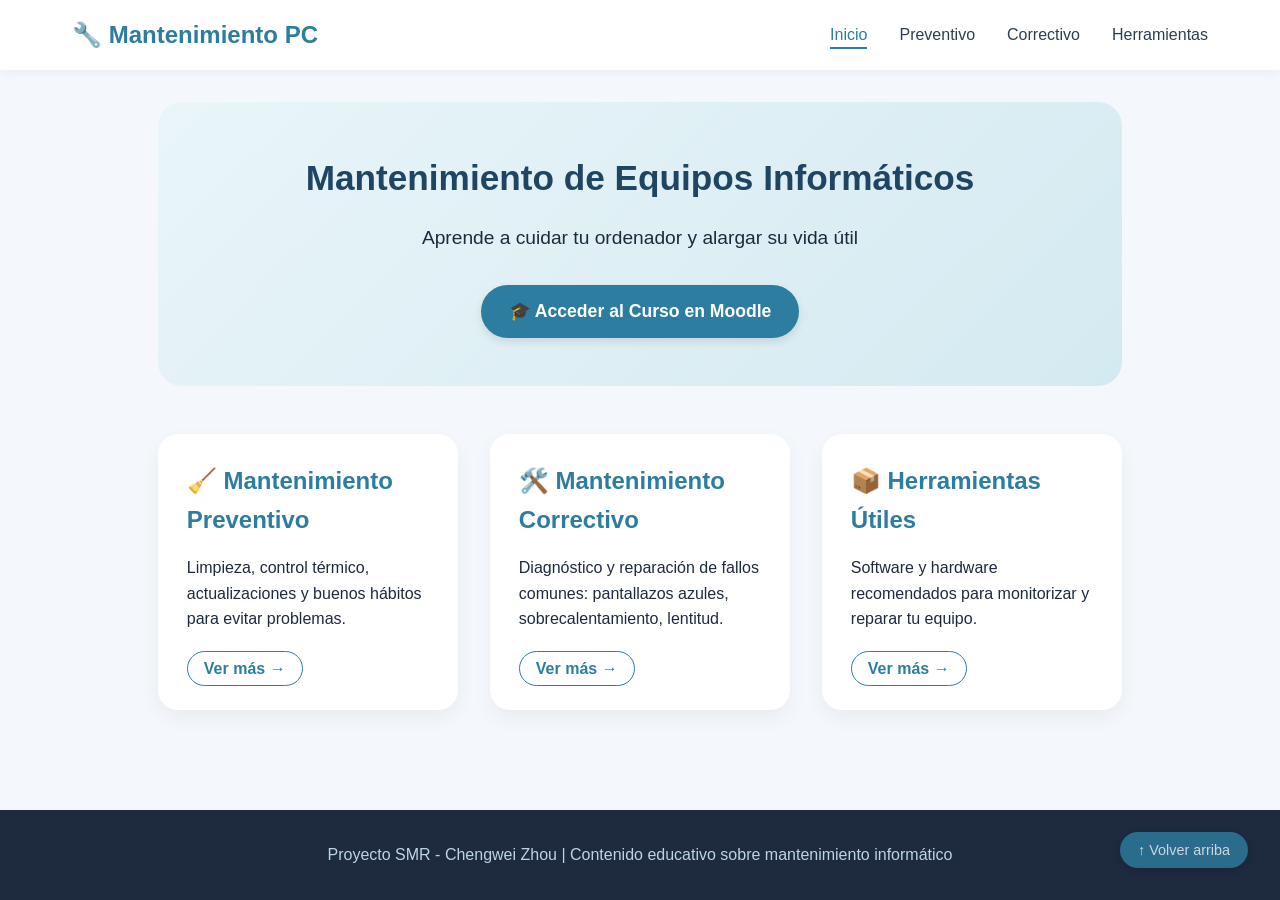
<file: index.html>
<!DOCTYPE html>
<html lang="es">
<head>
    <meta charset="UTF-8">
    <meta name="viewport" content="width=device-width, initial-scale=1.0, viewport-fit=cover">
    <title>Mantenimiento de PC | Inicio</title>
    <link rel="stylesheet" href="css/style.css">
</head>
<body>
    <header>
        <nav>
            <div class="logo">🔧 Mantenimiento PC</div>
            <ul class="nav-links">
                <li><a href="index.html" class="active">Inicio</a></li>
                <li><a href="preventivo.html">Preventivo</a></li>
                <li><a href="correctivo.html">Correctivo</a></li>
                <li><a href="herramientas.html">Herramientas</a></li>
            </ul>
            <div class="burger">☰</div>
        </nav>
    </header>

    <main>
        <section class="hero">
            <h1>Mantenimiento de Equipos Informáticos</h1>
            <p>Aprende a cuidar tu ordenador y alargar su vida útil</p>
            <a href="http://localhost/moodle-chengwei/mod/quiz/attempt.php?attempt=2&cmid=2" class="btn-moodle" target="_blank">🎓 Acceder al Curso en Moodle</a>
        </section>

        <section class="cards">
            <div class="card">
                <h2>🧹 Mantenimiento Preventivo</h2>
                <p>Limpieza, control térmico, actualizaciones y buenos hábitos para evitar problemas.</p>
                <a href="preventivo.html" class="btn-card">Ver más →</a>
            </div>
            <div class="card">
                <h2>🛠️ Mantenimiento Correctivo</h2>
                <p>Diagnóstico y reparación de fallos comunes: pantallazos azules, sobrecalentamiento, lentitud.</p>
                <a href="correctivo.html" class="btn-card">Ver más →</a>
            </div>
            <div class="card">
                <h2>📦 Herramientas Útiles</h2>
                <p>Software y hardware recomendados para monitorizar y reparar tu equipo.</p>
                <a href="herramientas.html" class="btn-card">Ver más →</a>
            </div>
        </section>
    </main>

    <footer>
        <p>Proyecto SMR - Chengwei Zhou | Contenido educativo sobre mantenimiento informático</p>
        <button id="btnTop" class="btn-top">↑ Volver arriba</button>
    </footer>

    <script src="js/main.js"></script>
</body>
</html>
</file>
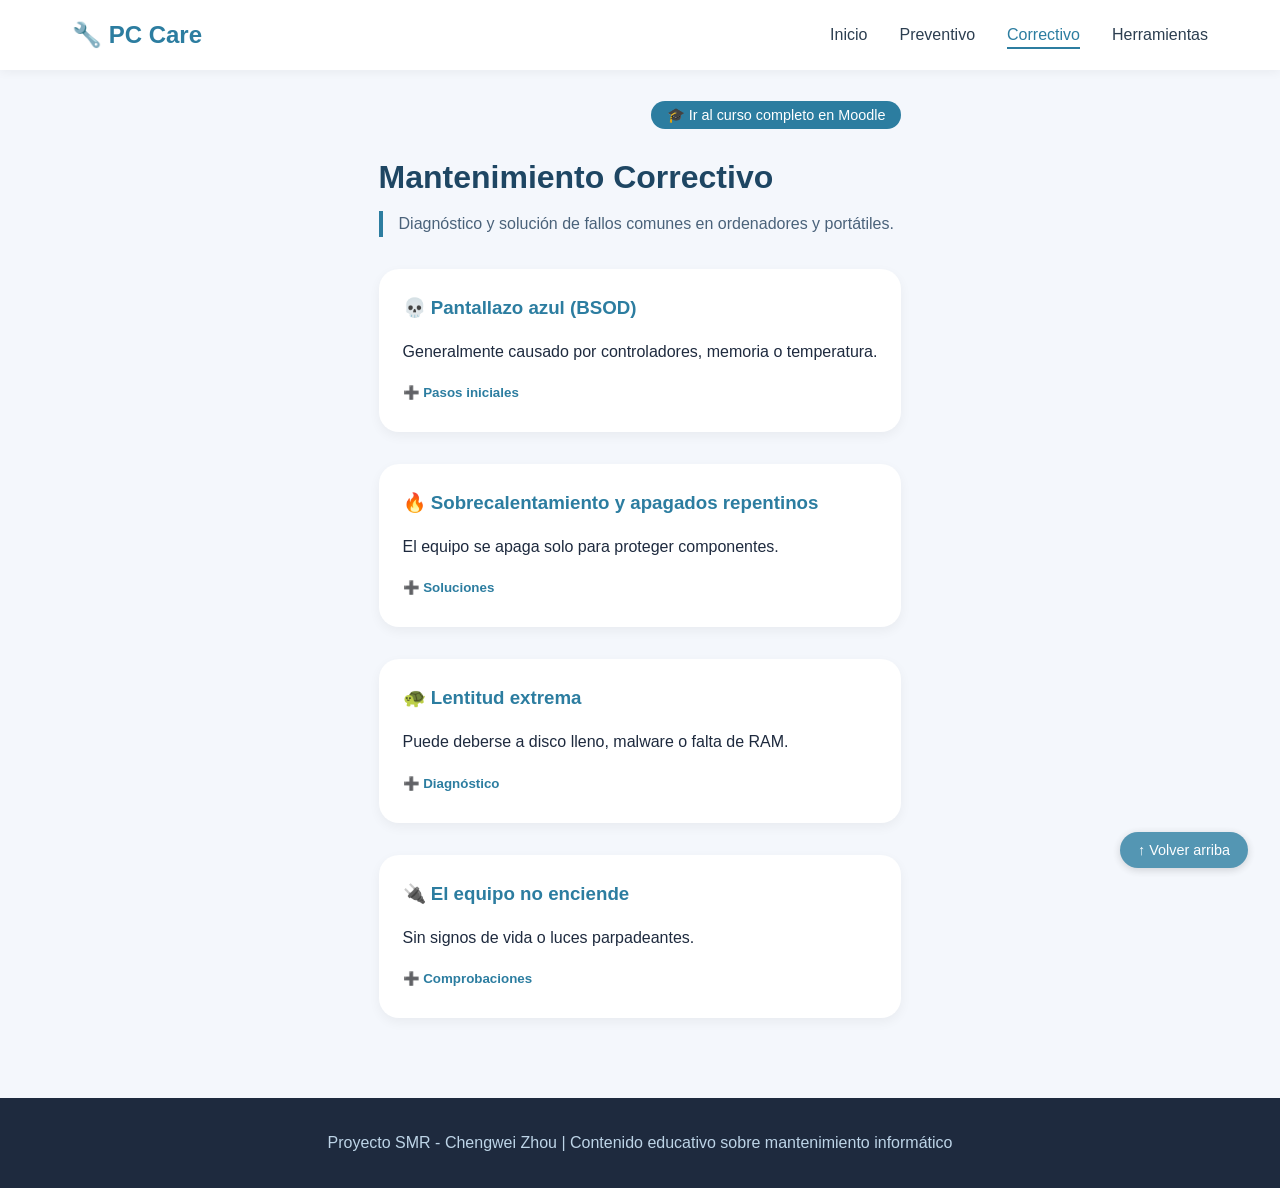
<file: correctivo.html>
<!DOCTYPE html>
<html lang="es">
<head>
    <meta charset="UTF-8">
    <meta name="viewport" content="width=device-width, initial-scale=1.0">
    <title>Mantenimiento Correctivo</title>
    <link rel="stylesheet" href="css/style.css">
</head>
<body>
    <header>
        <nav>
            <div class="logo">🔧 PC Care</div>
            <ul class="nav-links">
                <li><a href="index.html">Inicio</a></li>
                <li><a href="preventivo.html">Preventivo</a></li>
                <li><a href="correctivo.html" class="active">Correctivo</a></li>
                <li><a href="herramientas.html">Herramientas</a></li>
            </ul>
            <div class="burger">☰</div>
        </nav>
    </header>

    <main>
        <div class="moodle-bar">
            <a href="https://localhost/moodle-chengwei" class="btn-moodle-small" target="_blank">🎓 Ir al curso completo en Moodle</a>
        </div>

        <h1 class="page-title">Mantenimiento Correctivo</h1>
        <p class="subtitle">Diagnóstico y solución de fallos comunes en ordenadores y portátiles.</p>

        <div class="content-grid">
            <div class="info-card">
                <h3>💀 Pantallazo azul (BSOD)</h3>
                <p>Generalmente causado por controladores, memoria o temperatura.</p>
                <button class="toggle-btn">➕ Pasos iniciales</button>
                <div class="hidden-content">
                    <ol>
                        <li>Anota el código de error (ej. 0x0000007B).</li>
                        <li>Prueba a iniciar en modo seguro.</li>
                        <li>Verifica la memoria con MemTest86.</li>
                        <li>Actualiza o reinstala controladores.</li>
                    </ol>
                </div>
            </div>

            <div class="info-card">
                <h3>🔥 Sobrecalentamiento y apagados repentinos</h3>
                <p>El equipo se apaga solo para proteger componentes.</p>
                <button class="toggle-btn">➕ Soluciones</button>
                <div class="hidden-content">
                    <ul>
                        <li>Limpia ventiladores y disipadores (ver preventivo).</li>
                        <li>Reemplaza la pasta térmica.</li>
                        <li>Usa una base refrigeradora para portátiles.</li>
                        <li>Comprueba que el ventilador funcione.</li>
                    </ul>
                </div>
            </div>

            <div class="info-card">
                <h3>🐢 Lentitud extrema</h3>
                <p>Puede deberse a disco lleno, malware o falta de RAM.</p>
                <button class="toggle-btn">➕ Diagnóstico</button>
                <div class="hidden-content">
                    <ul>
                        <li>Revisa el Administrador de tareas (CPU, RAM, disco).</li>
                        <li>Escanea con Malwarebytes.</li>
                        <li>Si usas HDD, cambia a SSD (mejora enorme).</li>
                        <li>Aumenta la memoria RAM si es posible.</li>
                    </ul>
                </div>
            </div>

            <div class="info-card">
                <h3>🔌 El equipo no enciende</h3>
                <p>Sin signos de vida o luces parpadeantes.</p>
                <button class="toggle-btn">➕ Comprobaciones</button>
                <div class="hidden-content">
                    <ol>
                        <li>Prueba otro cargador / toma de corriente.</li>
                        <li>Retira la batería (si es extraíble) y prueba solo con adaptador.</li>
                        <li>Resetea la memoria CMOS (desconecta pila unos minutos).</li>
                        <li>Si nada funciona, posible placa base dañada.</li>
                    </ol>
                </div>
            </div>
        </div>
    </main>

    <footer>
        <p>Proyecto SMR - Chengwei Zhou | Contenido educativo sobre mantenimiento informático</p>
        <button id="btnTop" class="btn-top">↑ Volver arriba</button>
    </footer>

    <script src="js/main.js"></script>
</body>
</html>
</file>
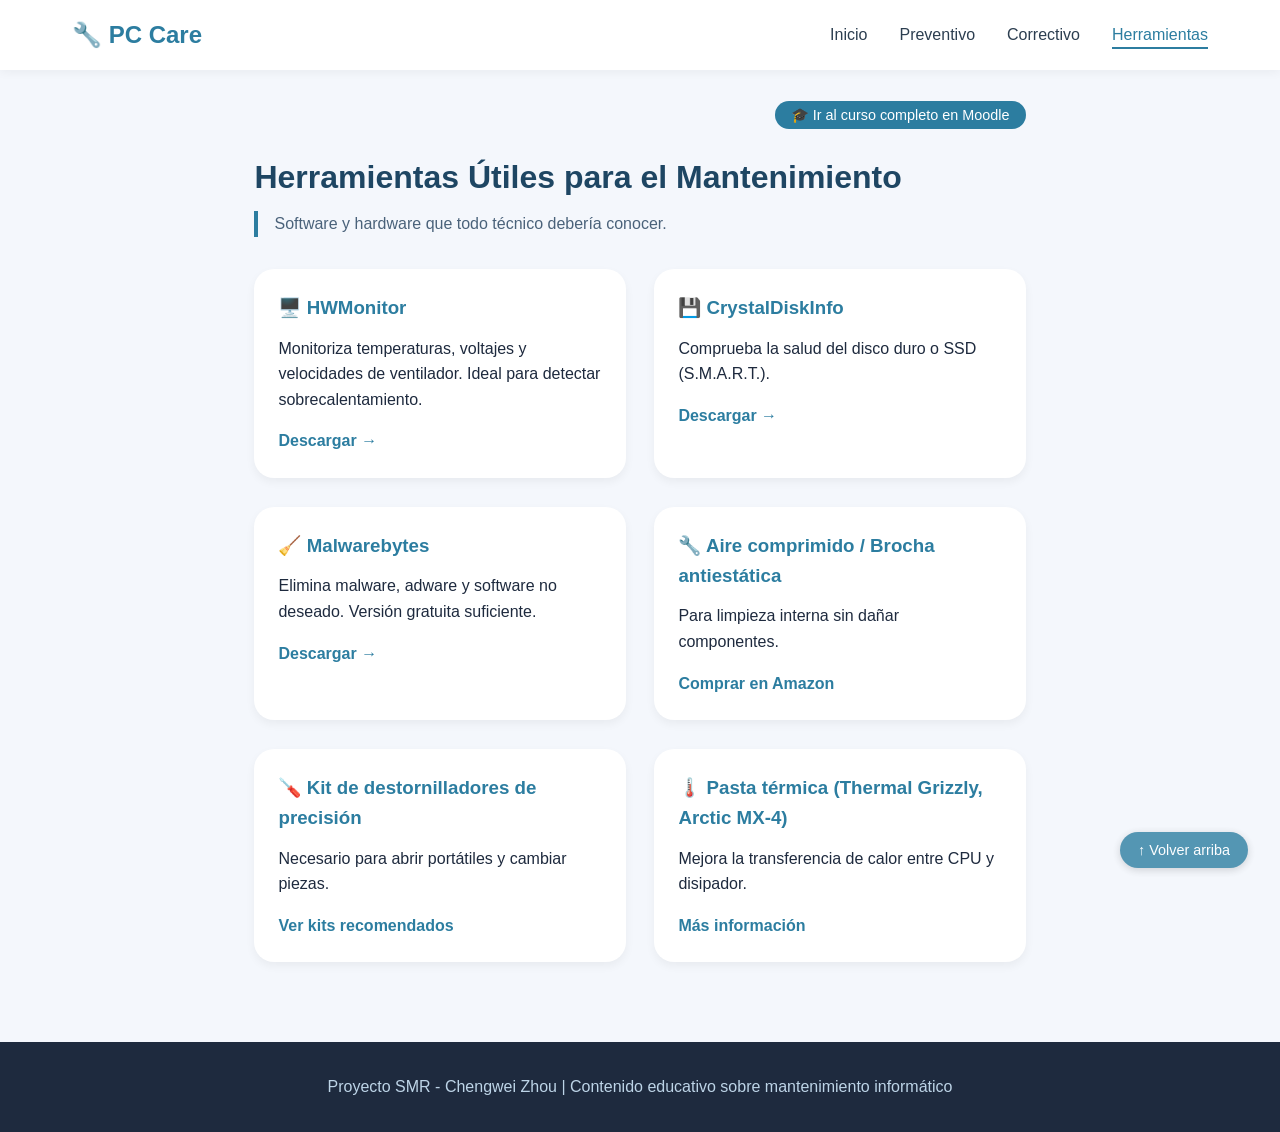
<file: herramientas.html>
<!DOCTYPE html>
<html lang="es">
<head>
    <meta charset="UTF-8">
    <meta name="viewport" content="width=device-width, initial-scale=1.0">
    <title>Herramientas Útiles</title>
    <link rel="stylesheet" href="css/style.css">
</head>
<body>
    <header>
        <nav>
            <div class="logo">🔧 PC Care</div>
            <ul class="nav-links">
                <li><a href="index.html">Inicio</a></li>
                <li><a href="preventivo.html">Preventivo</a></li>
                <li><a href="correctivo.html">Correctivo</a></li>
                <li><a href="herramientas.html" class="active">Herramientas</a></li>
            </ul>
            <div class="burger">☰</div>
        </nav>
    </header>

    <main>
        <div class="moodle-bar">
            <a href="https://localhost/moodle-chengwei" class="btn-moodle-small" target="_blank">🎓 Ir al curso completo en Moodle</a>
        </div>

        <h1 class="page-title">Herramientas Útiles para el Mantenimiento</h1>
        <p class="subtitle">Software y hardware que todo técnico debería conocer.</p>

        <div class="tools-grid">
            <div class="tool-card">
                <h3>🖥️ HWMonitor</h3>
                <p>Monitoriza temperaturas, voltajes y velocidades de ventilador. Ideal para detectar sobrecalentamiento.</p>
                <a href="https://www.cpuid.com/softwares/hwmonitor.html" target="_blank" class="tool-link">Descargar →</a>
            </div>
            <div class="tool-card">
                <h3>💾 CrystalDiskInfo</h3>
                <p>Comprueba la salud del disco duro o SSD (S.M.A.R.T.).</p>
                <a href="https://crystalmark.info/en/software/crystaldiskinfo/" target="_blank" class="tool-link">Descargar →</a>
            </div>
            <div class="tool-card">
                <h3>🧹 Malwarebytes</h3>
                <p>Elimina malware, adware y software no deseado. Versión gratuita suficiente.</p>
                <a href="https://www.malwarebytes.com/" target="_blank" class="tool-link">Descargar →</a>
            </div>
            <div class="tool-card">
                <h3>🔧 Aire comprimido / Brocha antiestática</h3>
                <p>Para limpieza interna sin dañar componentes.</p>
                <a href="#" class="tool-link">Comprar en Amazon</a>
            </div>
            <div class="tool-card">
                <h3>🪛 Kit de destornilladores de precisión</h3>
                <p>Necesario para abrir portátiles y cambiar piezas.</p>
                <a href="#" class="tool-link">Ver kits recomendados</a>
            </div>
            <div class="tool-card">
                <h3>🌡️ Pasta térmica (Thermal Grizzly, Arctic MX-4)</h3>
                <p>Mejora la transferencia de calor entre CPU y disipador.</p>
                <a href="#" class="tool-link">Más información</a>
            </div>
        </div>
    </main>

    <footer>
        <p>Proyecto SMR - Chengwei Zhou | Contenido educativo sobre mantenimiento informático</p>
        <button id="btnTop" class="btn-top">↑ Volver arriba</button>
    </footer>

    <script src="js/main.js"></script>
</body>
</html>
</file>
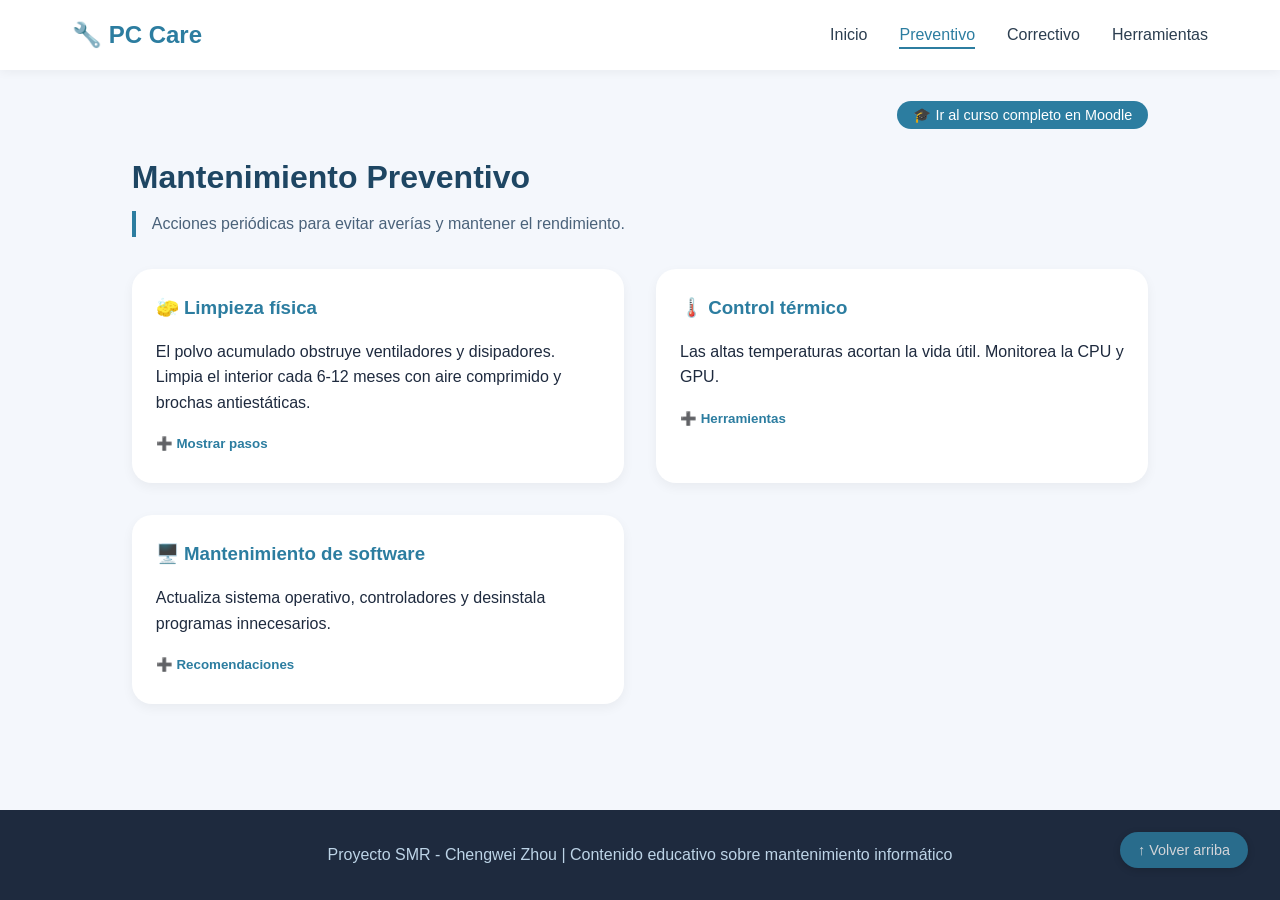
<file: preventivo.html>
<!DOCTYPE html>
<html lang="es">
<head>
    <meta charset="UTF-8">
    <meta name="viewport" content="width=device-width, initial-scale=1.0">
    <title>Mantenimiento Preventivo</title>
    <link rel="stylesheet" href="css/style.css">
</head>
<body>
    <header>
        <nav>
            <div class="logo">🔧 PC Care</div>
            <ul class="nav-links">
                <li><a href="index.html">Inicio</a></li>
                <li><a href="preventivo.html" class="active">Preventivo</a></li>
                <li><a href="correctivo.html">Correctivo</a></li>
                <li><a href="herramientas.html">Herramientas</a></li>
            </ul>
            <div class="burger">☰</div>
        </nav>
    </header>

    <main>
        <div class="moodle-bar">
            <a href="https://localhost/moodle-chengwei" class="btn-moodle-small" target="_blank">🎓 Ir al curso completo en Moodle</a>
        </div>

        <h1 class="page-title">Mantenimiento Preventivo</h1>
        <p class="subtitle">Acciones periódicas para evitar averías y mantener el rendimiento.</p>

        <div class="content-grid">
            <div class="info-card">
                <h3>🧽 Limpieza física</h3>
                <p>El polvo acumulado obstruye ventiladores y disipadores. Limpia el interior cada 6-12 meses con aire comprimido y brochas antiestáticas.</p>
                <button class="toggle-btn">➕ Mostrar pasos</button>
                <div class="hidden-content">
                    <ol>
                        <li>Apaga el equipo y desconecta la batería (si es posible).</li>
                        <li>Usa aire comprimido en los ventiladores y disipadores.</li>
                        <li>Limpia la carcasa con un paño de microfibra.</li>
                    </ol>
                </div>
            </div>

            <div class="info-card">
                <h3>🌡️ Control térmico</h3>
                <p>Las altas temperaturas acortan la vida útil. Monitorea la CPU y GPU.</p>
                <button class="toggle-btn">➕ Herramientas</button>
                <div class="hidden-content">
                    <ul>
                        <li>HWMonitor / Core Temp (Windows)</li>
                        <li>Psensor (Linux)</li>
                        <li>Cambia la pasta térmica cada 2-3 años.</li>
                    </ul>
                </div>
            </div>

            <div class="info-card">
                <h3>🖥️ Mantenimiento de software</h3>
                <p>Actualiza sistema operativo, controladores y desinstala programas innecesarios.</p>
                <button class="toggle-btn">➕ Recomendaciones</button>
                <div class="hidden-content">
                    <ul>
                        <li>Ejecuta el Liberador de espacio en disco.</li>
                        <li>Desfragmenta el HDD (no SSD).</li>
                        <li>Usa un antivirus ligero (Windows Defender es suficiente).</li>
                    </ul>
                </div>
            </div>
        </div>
    </main>

    <footer>
        <p>Proyecto SMR - Chengwei Zhou | Contenido educativo sobre mantenimiento informático</p>
        <button id="btnTop" class="btn-top">↑ Volver arriba</button>
    </footer>

    <script src="js/main.js"></script>
</body>
</html>
</file>
<file: css/style.css>
/* Reset básico */
* {
    margin: 0;
    padding: 0;
    box-sizing: border-box;
}

body {
    font-family: 'Segoe UI', Tahoma, Geneva, Verdana, sans-serif;
    background: #f4f7fc;
    color: #1e2a3e;
    line-height: 1.6;
    display: flex;
    flex-direction: column;
    min-height: 100vh;
}

/* Header y navegación */
header {
    background: #ffffff;
    box-shadow: 0 2px 10px rgba(0,0,0,0.05);
    position: sticky;
    top: 0;
    z-index: 100;
}

nav {
    max-width: 1200px;
    margin: 0 auto;
    padding: 1rem 2rem;
    display: flex;
    justify-content: space-between;
    align-items: center;
    flex-wrap: wrap;
}

.logo {
    font-size: 1.5rem;
    font-weight: bold;
    color: #2c7da0;
}

.nav-links {
    list-style: none;
    display: flex;
    gap: 2rem;
}

.nav-links li a {
    text-decoration: none;
    color: #2c3e50;
    font-weight: 500;
    transition: color 0.3s;
}

.nav-links li a:hover,
.nav-links li a.active {
    color: #2c7da0;
    border-bottom: 2px solid #2c7da0;
    padding-bottom: 0.25rem;
}

.burger {
    display: none;
    font-size: 1.8rem;
    cursor: pointer;
    color: #2c7da0;
}

/* Main */
main {
    max-width: 1200px;
    margin: 2rem auto;
    padding: 0 2rem;
    flex: 1;
}

/* Hero sección */
.hero {
    text-align: center;
    padding: 3rem 1rem;
    background: linear-gradient(135deg, #e9f5f9 0%, #d4eaf1 100%);
    border-radius: 24px;
    margin-bottom: 3rem;
}

.hero h1 {
    font-size: 2.2rem;
    color: #1e4663;
    margin-bottom: 1rem;
}

.hero p {
    font-size: 1.2rem;
    margin-bottom: 2rem;
}

.btn-moodle {
    display: inline-block;
    background: #2c7da0;
    color: white;
    padding: 12px 28px;
    border-radius: 40px;
    text-decoration: none;
    font-weight: bold;
    font-size: 1.1rem;
    transition: background 0.3s, transform 0.2s;
    box-shadow: 0 4px 8px rgba(0,0,0,0.1);
}

.btn-moodle:hover {
    background: #1f5e7a;
    transform: translateY(-2px);
}

/* Tarjetas de la página de inicio */
.cards {
    display: flex;
    gap: 2rem;
    flex-wrap: wrap;
    justify-content: center;
}

.card {
    background: white;
    border-radius: 20px;
    padding: 1.8rem;
    width: 300px;
    box-shadow: 0 8px 20px rgba(0,0,0,0.05);
    transition: transform 0.2s;
}

.card:hover {
    transform: translateY(-5px);
}

.card h2 {
    color: #2c7da0;
    margin-bottom: 1rem;
}

.card p {
    margin-bottom: 1.5rem;
}

.btn-card {
    text-decoration: none;
    color: #2c7da0;
    font-weight: bold;
    border: 1px solid #2c7da0;
    padding: 8px 16px;
    border-radius: 30px;
    transition: 0.3s;
}

.btn-card:hover {
    background: #2c7da0;
    color: white;
}

/* Barra de Moodle (en subpáginas) */
.moodle-bar {
    text-align: right;
    margin-bottom: 1.5rem;
}

.btn-moodle-small {
    background: #2c7da0;
    color: white;
    padding: 6px 16px;
    border-radius: 30px;
    text-decoration: none;
    font-size: 0.9rem;
    transition: 0.2s;
}

.btn-moodle-small:hover {
    background: #1f5e7a;
}

/* Títulos de página */
.page-title {
    font-size: 2rem;
    color: #1e4663;
    margin-bottom: 0.5rem;
}

.subtitle {
    color: #4a627a;
    margin-bottom: 2rem;
    border-left: 4px solid #2c7da0;
    padding-left: 1rem;
}

/* Grid de contenido (preventivo/correctivo) */
.content-grid {
    display: grid;
    grid-template-columns: repeat(auto-fit, minmax(320px, 1fr));
    gap: 2rem;
    margin-top: 1rem;
}

.info-card {
    background: white;
    border-radius: 20px;
    padding: 1.5rem;
    box-shadow: 0 4px 12px rgba(0,0,0,0.05);
}

.info-card h3 {
    color: #2c7da0;
    margin-bottom: 1rem;
}

.toggle-btn {
    background: none;
    border: none;
    color: #2c7da0;
    cursor: pointer;
    font-weight: bold;
    padding: 0.5rem 0;
    margin-top: 0.8rem;
}

.hidden-content {
    display: none;
    margin-top: 1rem;
    padding-top: 0.5rem;
    border-top: 1px solid #e2e8f0;
}

.hidden-content.show {
    display: block;
}

.hidden-content ol, .hidden-content ul {
    padding-left: 1.5rem;
    margin: 0.5rem 0;
}

/* Grid de herramientas */
.tools-grid {
    display: grid;
    grid-template-columns: repeat(auto-fill, minmax(280px, 1fr));
    gap: 1.8rem;
    margin-top: 1rem;
}

.tool-card {
    background: white;
    border-radius: 20px;
    padding: 1.5rem;
    transition: 0.2s;
    box-shadow: 0 4px 10px rgba(0,0,0,0.05);
}

.tool-card h3 {
    color: #2c7da0;
    margin-bottom: 0.8rem;
}

.tool-link {
    display: inline-block;
    margin-top: 1rem;
    color: #2c7da0;
    text-decoration: none;
    font-weight: bold;
}

.tool-link:hover {
    text-decoration: underline;
}

/* Footer */
footer {
    background: #1e2a3e;
    color: #bdd4e7;
    text-align: center;
    padding: 2rem;
    margin-top: 3rem;
    position: relative;
}

.btn-top {
    position: fixed;
    bottom: 2rem;
    right: 2rem;
    background: #2c7da0;
    color: white;
    border: none;
    border-radius: 50px;
    padding: 10px 18px;
    cursor: pointer;
    font-size: 0.9rem;
    box-shadow: 0 2px 8px rgba(0,0,0,0.2);
    opacity: 0.8;
    transition: opacity 0.2s;
    z-index: 99;
}

.btn-top:hover {
    opacity: 1;
}

/* Responsive */
@media (max-width: 768px) {
    .nav-links {
        display: none;
        flex-direction: column;
        width: 100%;
        text-align: center;
        gap: 1rem;
        padding: 1rem 0;
    }
    .nav-links.show {
        display: flex;
    }
    .burger {
        display: block;
    }
    .hero h1 {
        font-size: 1.8rem;
    }
    .cards {
        flex-direction: column;
        align-items: center;
    }
    .card {
        width: 100%;
        max-width: 400px;
    }
    .moodle-bar {
        text-align: center;
    }
}
</file>
